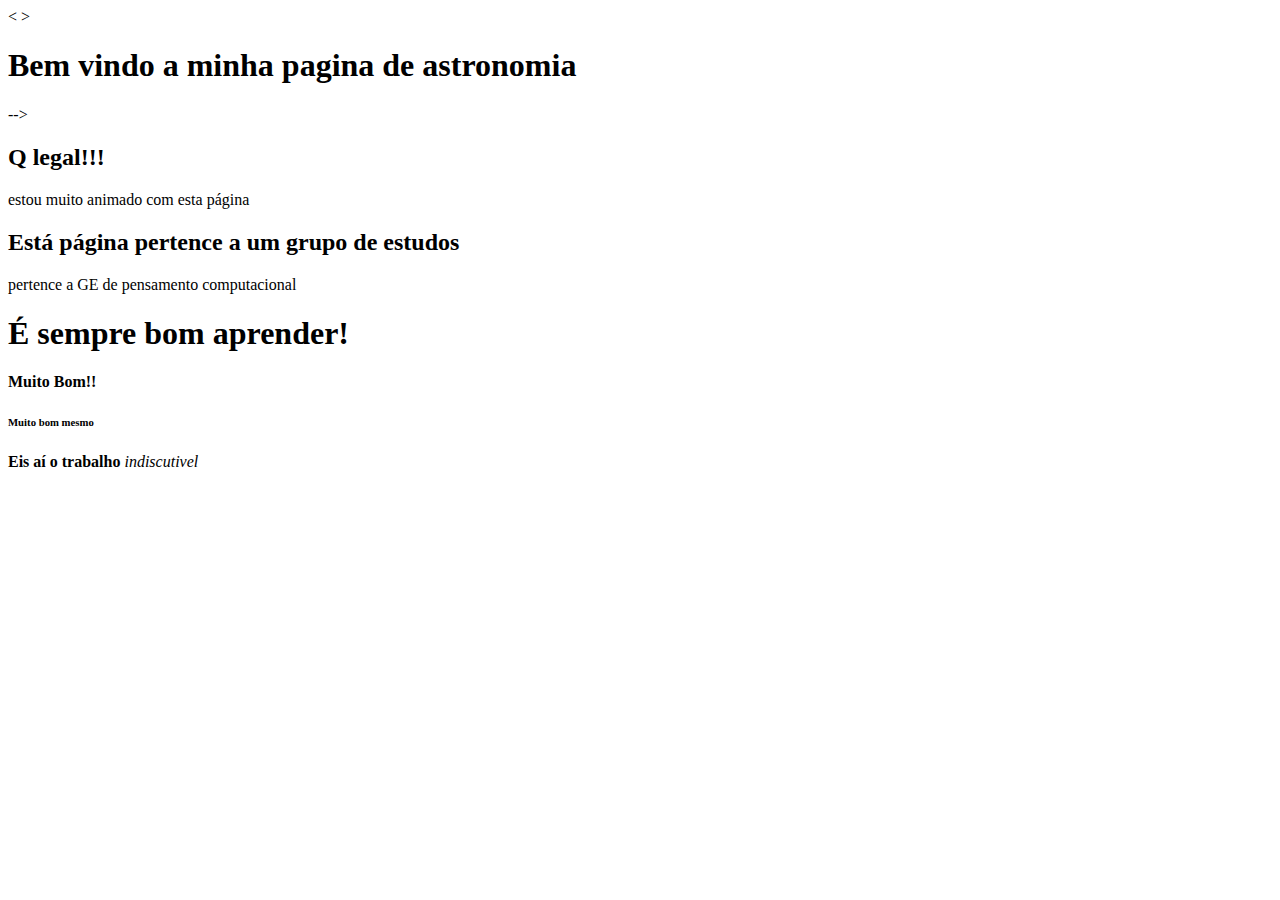
<file: index.html>
<
    <!DOCTYPE html>

><html lang="en">
<head>
    <meta charset="UTF-8">
    <meta http-equiv="X-UA-Compatible" content="IE=edge">
    <meta name="viewport" content="width=device-width, initial-scale=1.0">
    <title>Document</title>
</head>
<link real="stylesheet" href="style.css"
<body>
     <h1 {color:  >Bem vindo a minha pagina de astronomia</h1> -->
    <h2>Q legal!!!</h2>
    <p style="font-size-adjust: 20px;">estou muito animado com esta página</p>
    <h2>Está página pertence a um grupo de estudos</h2>
    <p>pertence a GE de pensamento computacional</p>
    <h1>É sempre bom aprender!</h1>
    <h4>Muito Bom!!</h4>
    <h6>Muito bom mesmo</h6>
    <strong>Eis aí o trabalho</strong>
    
    <i>indiscutivel<i>
</file>
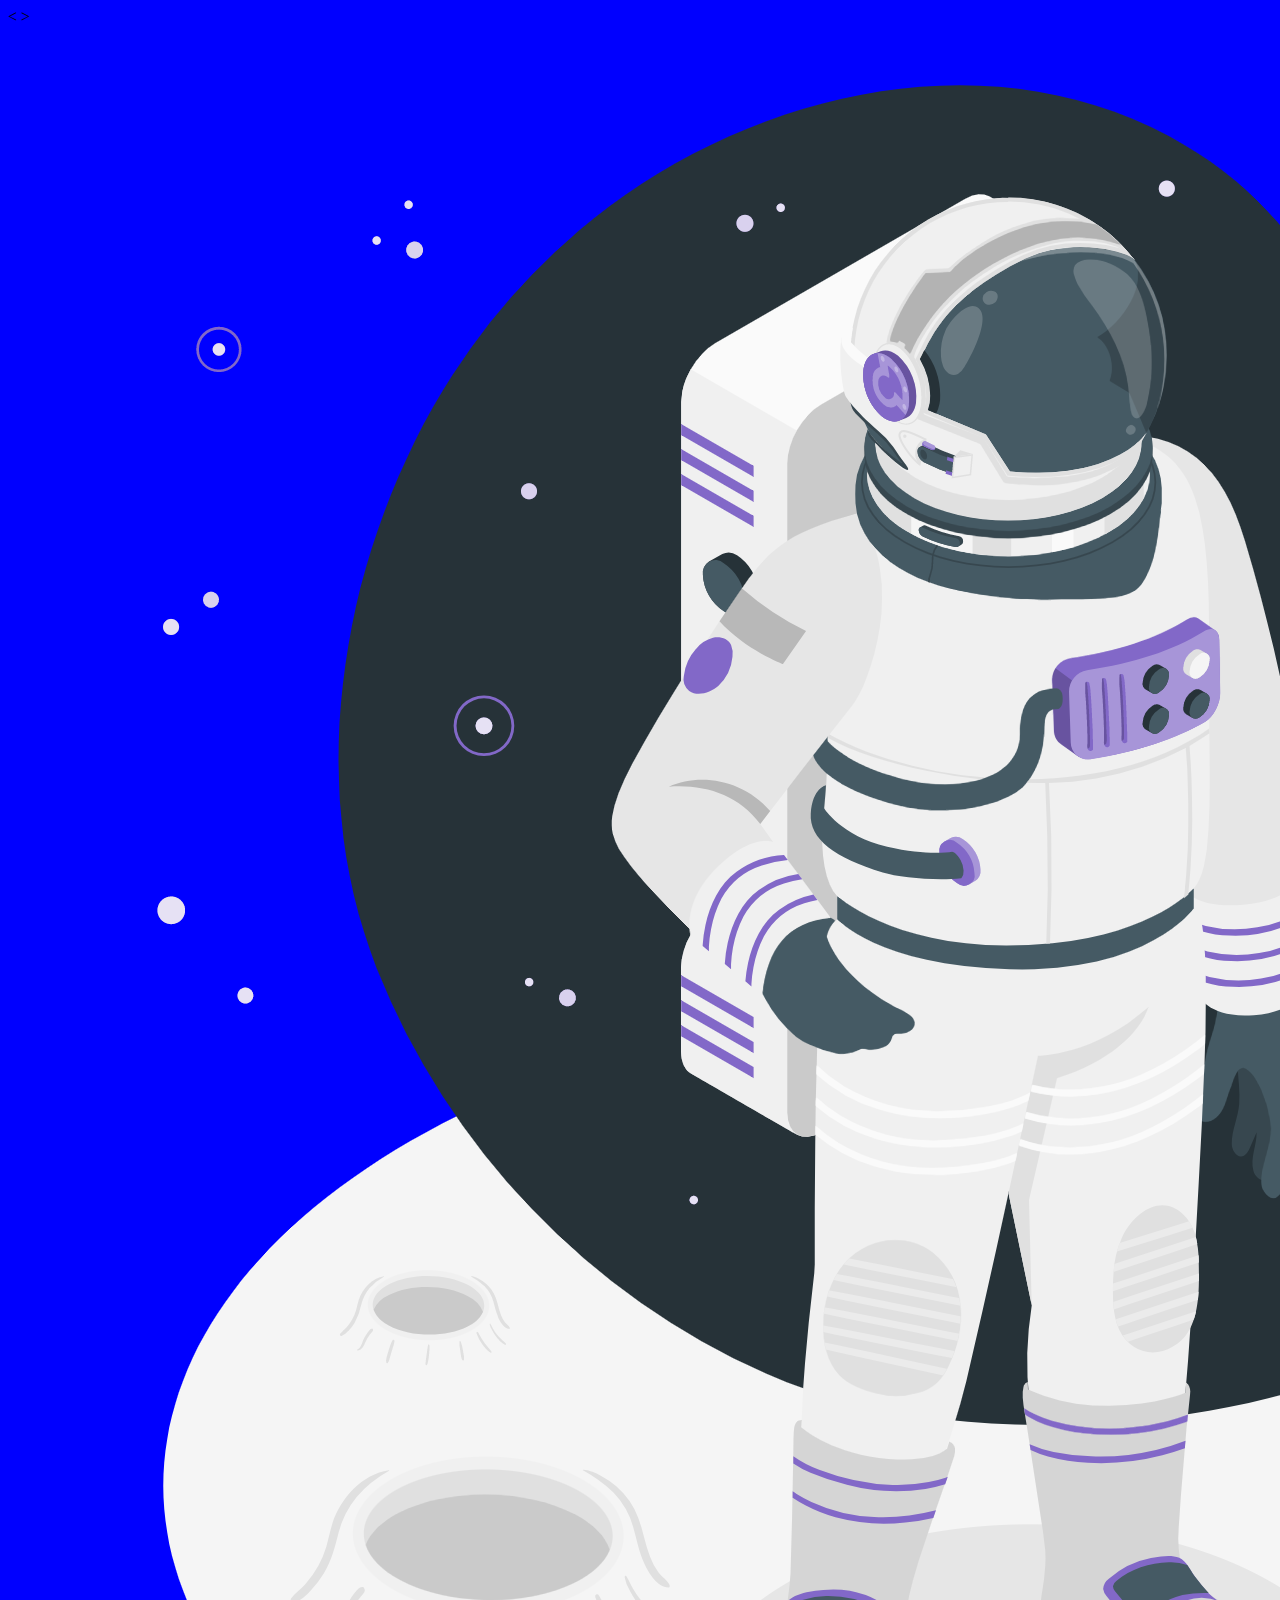
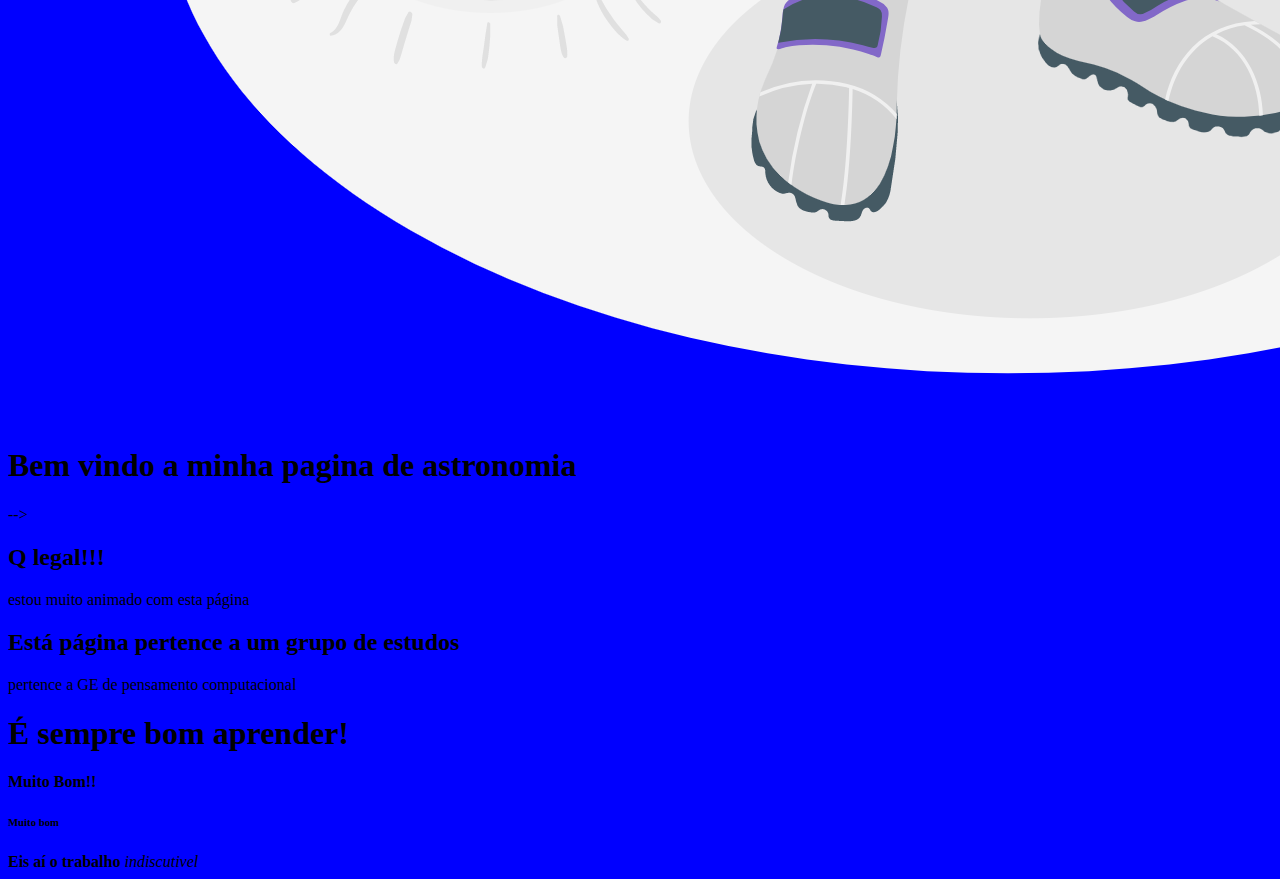
<file: index - Copia.html>
<
    <!DOCTYPE html>

><html lang ="en">
<head>
    <meta charset="UTF-8">
    <meta http-equiv="X-UA-Compatible" content="IE=edge">
    <meta name="viewport" content="width=device-width, initial-scale=1.0">
 

 
    <title>Document</title>
</head>
<link real="stylesheet" href="style.css"
<body> <link rel="stylesheet" href="style.css">
    <!DOCTYPE html>
<html lang="pt-br">
<head>
    <meta charset="UTF-8">
    <title>Barbearia Alura</title>
    <link rel="stylesheet" href="style.css">
</head>
<body>
    <img src="astrounaut.png">

     <h1 {color:  >Bem vindo a minha pagina de astronomia</h1> -->
    <h2>Q legal!!!</h2>
    <p style="font-size-adjust: 20px;">estou muito animado com esta página</p>
    <h2>Está página pertence a um grupo de estudos</h2>
    <p>pertence a GE de pensamento computacional</p>
    <h1>É sempre bom aprender!</h1>
    <h4>Muito Bom!!</h4>
    <h6>Muito bom</h6>
    <strong>Eis aí o trabalho</strong>
    
    <i>indiscutivel<i>
</file>
<file: style.css>
body{background-color:blue;}
{color:}
</file>
